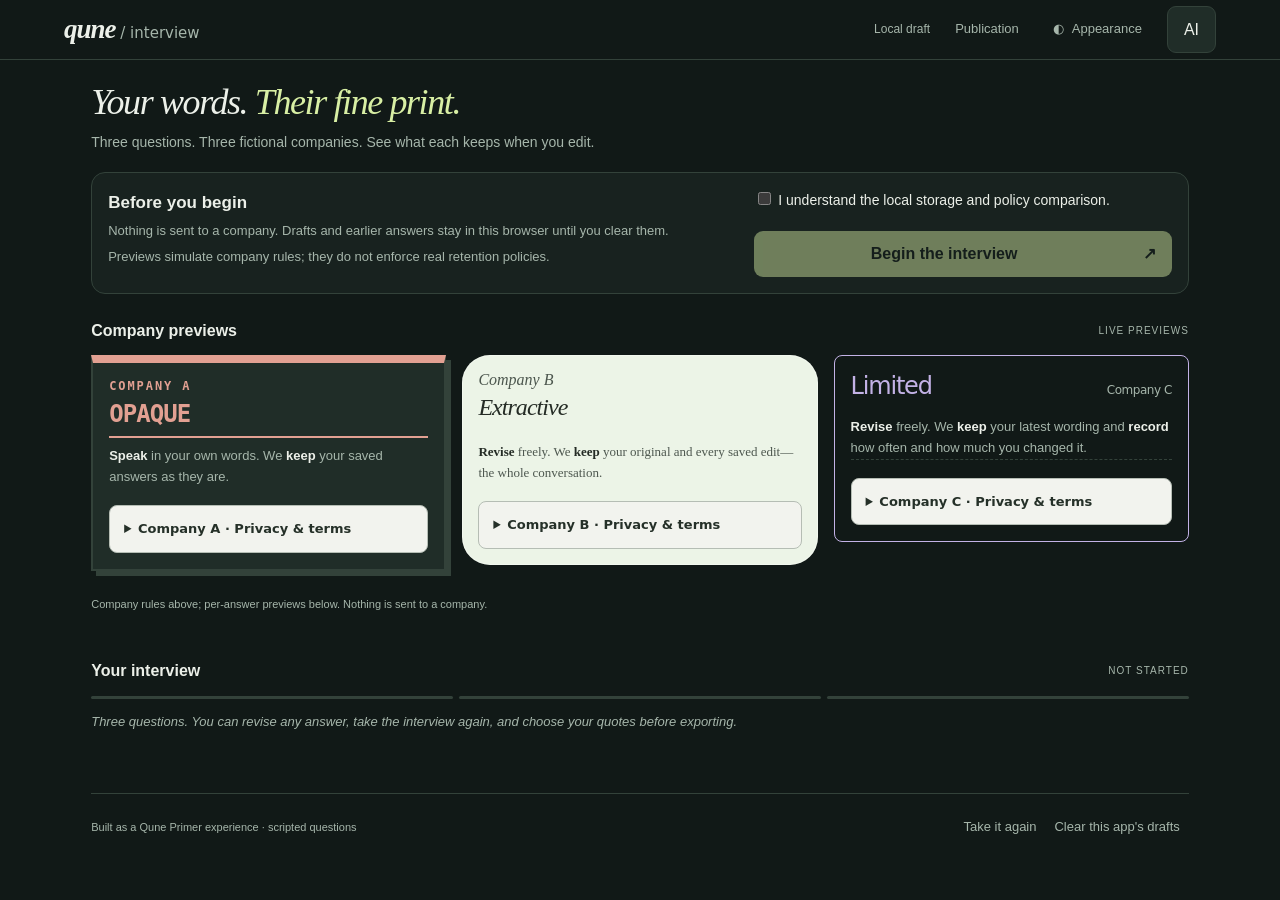
<file: 43f421c2-dc61-4ea3-b7b5-28d73773af12/index.html>
<!doctype html><html lang="en"><head><meta charset="UTF-8"><meta name="referrer" content="no-referrer"><meta http-equiv="Content-Security-Policy" content="default-src 'self'; script-src 'self' 'wasm-unsafe-eval'; style-src 'self'; connect-src 'self'; img-src 'self' data:; base-uri 'none'; form-action 'none'"><meta name="viewport" content="width=device-width,initial-scale=1"><title>Qune interview · Your words, your say</title><link rel="stylesheet" href="/app.css?v=5fea13f54caaaca7"><link rel="stylesheet" href="/text.css?v=5fea13f54caaaca7"><link rel="stylesheet" href="/wordmark.css?v=5fea13f54caaaca7"><link rel="stylesheet" href="/chatbot.css?v=5fea13f54caaaca7"></head><body data-density="compact">
<header><a class="brand q-ux-text qune-wordmark" href="/">qune<span class="qune-wordmark-context"> / interview</span></a><div class="header-actions"><span id="saved">Local draft</span><button id="publish" class="quiet">Publication</button><button id="theme" class="quiet" popovertarget="theme-panel" aria-label="Appearance and themes" aria-expanded="false" title="Appearance and themes">◐ <span>Appearance</span></button></div></header>
<aside id="theme-panel" popover aria-label="Appearance and themes" data-role="theme-controls"><div class="theme-panel-heading"><div><h2>Make it yours.</h2><p>Change the feel. Keep your words.</p></div><button class="quiet" popovertarget="theme-panel" popovertargetaction="hide" aria-label="Close appearance settings">×</button></div><fieldset class="appearance-mode"><legend>Appearance</legend><label><input type="radio" name="appearance" value="dark" checked> ◐ Dark</label><label><input type="radio" name="appearance" value="light"> ☀ Light</label></fieldset><div id="theme-controls"></div><div class="theme-preview"><span>LIVE PREVIEW</span><p data-provides="text">A particular point of view.</p></div><details class="theme-info" data-role="legibility-tos"><summary>About Hradtoraed</summary><p>Rearranges displayed letters only. Your original answers and exports stay unchanged. Privacy terms are excluded.</p><p>Posited; author approval pending. <a href="https://hradtoraed.com" rel="noreferrer">Provenance</a>.</p></details></aside>
<aside id="ai-panel" popover aria-label="AI conversation"></aside><main><section class="intro"><div><h1>Your words. <em>Their fine print.</em></h1><p>Three questions. Three fictional companies. See what each keeps when you edit.</p></div></section>
<div id="notice" role="status" aria-live="polite"></div>
<section id="terms" class="terms" data-role="terms"><div><div class="eyebrow">BEFORE WE BEGIN</div><h2>Before you begin</h2><p>Nothing is sent to a company. Drafts and earlier answers stay in this browser until you clear them.</p><p>Previews simulate company rules; they do not enforce real retention policies.</p></div><div class="terms-actions"><label><input type="checkbox" id="agree"> I understand the local storage and policy comparison.</label><button id="begin" class="primary" disabled>Begin the interview <span>↗</span></button></div></section>
<section class="workspace"><aside class="policies"><div class="section-heading"><h2>Company previews</h2><span>LIVE PREVIEWS</span></div><div id="cards"></div><p class="footnote">Company rules above; per-answer previews below. Nothing is sent to a company.</p></aside><section class="conversation"><div class="section-heading"><h2>Your interview</h2><span id="take">NOT STARTED</span></div><select id="take-picker" aria-label="Select saved interview take" hidden></select><div id="progress"></div><div id="questions"></div><div id="interview-actions"></div></section></section>
<footer><span>Built as a Qune Primer experience · scripted questions</span><div><button id="retake" class="quiet">Take it again</button><button id="clear" class="quiet">Clear this app's drafts</button></div></footer></main>
<dialog id="quotes"><div class="dialog-heading"><div class="eyebrow">YOUR WORDS, BEFORE THEY LEAVE</div><button class="quiet" id="close-quotes">Close ×</button></div><h2>Check your quotes.</h2><p>Choose exact excerpts yourself, or try sentence suggestions. Suggestions use a simple local heuristic, not AI. Approving a quote doesn't publish it.</p><div class="quote-tools"><button id="suggest">Suggest sentences</button><button disabled title="Requires an authorized Qune computation provider">Connect an agent · unavailable</button></div><div id="quote-options"></div><h3>Approved excerpts</h3><div id="approved"></div><label for="export-policy">Include a policy preview in your download</label><select id="export-policy"><option value="">Approved quotes only</option><option value="A">Company A — original answers before exit</option><option value="B">Company B — includes original and every edit</option><option value="C">Company C — current answers and edit counts</option></select><p class="footnote">A download is a local copy. Review it before sharing. Editing an answer removes its quote approvals.</p><button id="download" class="primary">Download reviewed selection ↓</button></dialog>
<dialog id="publication"><div class="dialog-heading"><div class="eyebrow">PUBLISH THROUGH QUNEIC</div><button id="close-publication" class="quiet">Close ×</button></div><h2>Publish this Qune form.</h2><p>Proposed stable app address:</p><code id="publication-url"></code><p id="publication-state">Published as the Qune 0.3 interview surface through Quneic’s bounded release path. Responses stay in this browser; shared-runtime admission is not connected.</p><p>Quneic publishes the form definition. That must not publish participant drafts, response history or quotes. Those need their own explicit audience and release approval.</p><button disabled>Publish through Quneic · not connected</button></dialog>
<script src="/app.js?v=5fea13f54caaaca7" type="module"></script><script type="module" src="/shell.js?v=5fea13f54caaaca7"></script></body></html>
</file>
<file: app.css>
:root{color-scheme:dark;--bg:#111917;--panel:#18221f;--raised:#202d28;--text:#ecf0e9;--muted:#a6b6ab;--line:#33423a;--accent:#d8efa4;--a:#e2a092;--b:#a9d6b7;--c:#c3b2e6}*{box-sizing:border-box}body{margin:0;background:var(--bg);color:var(--text);font:16px/1.6 -apple-system,BlinkMacSystemFont,"Segoe UI",sans-serif}body.light{color-scheme:light;--bg:#f5f5ed;--panel:#fffef7;--raised:#e8eee1;--text:#203228;--muted:#596c60;--line:#cbd5c6;--accent:#325c3e;--a:#a25242;--b:#35714e;--c:#765598}button,a,input,textarea,select{font:inherit}button{cursor:pointer;border:1px solid var(--line);background:var(--raised);color:var(--text);border-radius:9px;padding:10px 16px}button:hover:not(:disabled){border-color:var(--accent)}button:disabled{opacity:.45;cursor:not-allowed}button:focus-visible,a:focus-visible,input:focus-visible,textarea:focus-visible,select:focus-visible{outline:3px solid var(--accent);outline-offset:3px}header{height:76px;border-bottom:1px solid var(--line);display:flex;align-items:center;justify-content:space-between;padding:0 5vw}.header-actions{display:flex;align-items:center;gap:16px}#saved{font-size:12px;color:var(--muted)}main{max-width:1440px;margin:auto;padding:48px 5vw 20px}.intro{display:flex;justify-content:space-between;align-items:center;margin-bottom:40px}.eyebrow,.small-label{font-size:11px;letter-spacing:2px;font-weight:700;color:var(--muted)}h1{font-size:clamp(48px,6vw,80px);font-weight:500;line-height:1.03;letter-spacing:-4px;margin:18px 0 22px}h1 em{font-family:Georgia,serif;color:var(--accent);font-weight:400}p{color:var(--muted)}.intro p{margin-bottom:0}.intro-aside{border-left:1px solid var(--line);padding-left:35px;margin-right:4vw}.intro-aside p{font-family:Georgia,serif;font-size:27px;line-height:1.35;color:var(--text);margin:16px 0 24px}.pill{font-size:12px;border:1px solid var(--line);padding:7px 12px;border-radius:24px}.terms{border:1px solid var(--line);background:var(--panel);border-radius:14px;padding:26px;display:grid;grid-template-columns:1.5fr 1fr;gap:40px;margin-bottom:34px}.terms h2{margin:7px 0;font-size:22px}.terms p{font-size:13px;margin:8px 0}.terms-actions{display:flex;flex-direction:column;justify-content:center;gap:20px}.terms label{font-size:14px}.primary{background:var(--accent);color:var(--bg);font-weight:650;border:0}.primary span{float:right;margin-left:25px}.workspace{display:grid;grid-template-columns:minmax(280px,.85fr) minmax(350px,1.25fr);gap:42px}.section-heading{display:flex;align-items:center;justify-content:space-between;gap:15px;padding:10px 0 20px}.section-heading h2{font-size:16px;margin:0}.section-heading>span{font-size:10px;letter-spacing:1px;color:var(--muted)}.policy{padding:23px;border:1px solid var(--line);border-left:3px solid var(--tone);border-radius:12px;margin-bottom:15px;background:var(--panel)}.policy h3{margin:0;color:var(--tone);font-size:20px}.policy .description{font-size:12px;margin:5px 0 18px}.policy blockquote{margin:12px 0;font-family:Georgia,serif;font-size:17px;white-space:pre-wrap;overflow-wrap:anywhere}.policy details{font-size:12px;color:var(--muted)}.policy details p{white-space:pre-wrap}.tag{display:inline-block;font-size:10px;border:1px solid var(--tone);border-radius:15px;padding:1px 8px;color:var(--tone)}.empty{font-size:13px;font-style:italic;color:var(--muted)}.exit{font-size:12px;color:var(--a)}.footnote{font-size:11px}.conversation{border-left:1px solid var(--line);padding-left:40px}.question{padding:20px 0;border-bottom:1px solid var(--line)}.question h3{font-size:19px;font-weight:550;margin:6px 0 18px;line-height:1.5}.question-number{font-size:10px;letter-spacing:1px;color:var(--muted)}.answer{background:var(--raised);border-radius:12px 12px 3px 12px;margin-left:30px;padding:18px 20px}.answer p{white-space:pre-wrap;overflow-wrap:anywhere;color:var(--text);margin:0;font-family:Georgia,serif;font-size:19px}.answer-meta{display:flex;justify-content:flex-end;align-items:center;gap:14px;font-size:11px;color:var(--muted);margin-top:10px}.quiet{border:0;background:none;font-size:13px;padding:6px 9px;color:var(--muted)}textarea{display:block;width:100%;min-height:120px;background:var(--panel);border:1px solid var(--line);border-radius:9px;padding:15px;color:var(--text);resize:vertical}textarea::placeholder{color:var(--muted)}.edit-actions{display:flex;justify-content:space-between;align-items:center;margin-top:12px}.count{font-size:11px;color:var(--muted)}#progress{display:flex;gap:6px}#progress i{height:3px;flex:1;background:var(--line);border-radius:3px}#progress i.done{background:var(--accent)}#interview-actions{padding-top:25px}footer{display:flex;justify-content:space-between;align-items:center;border-top:1px solid var(--line);margin-top:45px;padding-top:20px;color:var(--muted);font-size:11px}dialog{background:var(--panel);color:var(--text);border:1px solid var(--line);border-radius:18px;width:min(690px,95vw);padding:30px;max-height:90vh}dialog::backdrop{background:#000a;backdrop-filter:blur(5px)}dialog h2{font:38px Georgia,serif;margin:12px 0}dialog p{font-size:14px}.dialog-heading{display:flex;align-items:center;justify-content:space-between}.quote-tools{display:flex;gap:10px;margin:22px 0}.quote-option{border-top:1px solid var(--line);padding:18px 0}.quote-option textarea{min-height:85px;margin:10px 0}#approved p{background:var(--raised);padding:12px;border-radius:8px;color:var(--text);white-space:pre-wrap}select{display:block;width:100%;margin:10px 0;background:var(--raised);color:var(--text);padding:10px;border:1px solid var(--line);border-radius:7px}code{font-size:12px;overflow-wrap:anywhere}#notice:not(:empty){border:1px solid var(--a);color:var(--a);padding:14px;margin-bottom:20px;border-radius:8px}[hidden]{display:none!important}@media(max-width:780px){main{padding:25px 20px}.intro-aside{display:none}.terms{grid-template-columns:1fr;gap:16px}.workspace{grid-template-columns:1fr;gap:25px}.conversation{grid-row:1;border:0;padding:0}.policies{grid-row:2}.intro{margin-bottom:25px}h1{letter-spacing:-2px}header{padding:0 20px}.header-actions{gap:3px}#saved{display:none}footer{display:block}.quote-tools{flex-wrap:wrap}}

#legibility-panel{display:block}#legibility-panel summary{cursor:pointer}#legibility-panel>div{margin-top:20px}#legibility-panel a{color:var(--accent)}#hr-degree{width:min(300px,70%);margin:18px;vertical-align:middle}.surface-tos{font-size:10px;color:var(--muted);margin-top:14px}.surface-tos p{font-size:11px}.legibility-sample{border:1px solid var(--line);padding:16px;margin-top:16px}

.text-encounter-editor{position:relative}.text-encounter-editor textarea,.text-encounter-overlay{font-family:ui-monospace,monospace;font-size:16px;line-height:1.6;letter-spacing:normal;tab-size:8}.text-encounter-overlay{position:absolute;top:1px;left:1px;padding:15px;white-space:pre-wrap;overflow-wrap:break-word;overflow:hidden;pointer-events:none;color:var(--text);box-sizing:border-box}.text-encounter-editor.permuted textarea{color:transparent;caret-color:var(--text)}

.policy[data-company="A"]{border-radius:2px;border-top:5px solid var(--a);border-left-width:1px}.policy[data-company="A"] h3{font-family:ui-monospace,monospace;text-transform:uppercase;letter-spacing:.07em}.policy[data-company="B"]{border-radius:24px;border-left-width:5px}.policy[data-company="B"] h3{font-family:Georgia,serif;font-style:italic;font-size:25px}.policy[data-company="C"]{border-left:1px solid var(--line);border-top:3px dashed var(--c);border-radius:10px}.policy[data-company="C"] h3{letter-spacing:-.04em;font-weight:500}.policy-mark{display:block;font-size:10px;letter-spacing:.13em;color:var(--muted);margin-bottom:9px}.intro .intro-copy{max-width:610px}.intro-kicker{display:inline-block;border:1px solid var(--line);padding:5px 12px;border-radius:30px;font-size:11px;letter-spacing:.08em;color:var(--accent)}

.theme-switch{display:flex;align-items:center;gap:7px;font-size:13px;cursor:pointer;white-space:nowrap}.theme-switch input{width:18px;height:18px;accent-color:var(--accent)}@media(max-width:600px){header{height:auto;min-height:76px;flex-wrap:wrap;padding-top:12px;padding-bottom:12px}.header-actions{flex-wrap:wrap}}

body[data-palette="blue"]{--bg:#111820;--panel:#182330;--raised:#213041;--text:#e9eff5;--muted:#acbacb;--line:#35465a;--accent:#a8cffa;--a:#b7bcfa;--b:#a0d6e1;--c:#aec8ed}body[data-palette="red"]{--bg:#201414;--panel:#2d1d1e;--raised:#3b2929;--text:#f5ece9;--muted:#cbb1ad;--line:#59403e;--accent:#f4b6a4;--a:#f0a4a4;--b:#e4bd9f;--c:#deb0c6}body.monotone{--bg:#171717;--panel:#212121;--raised:#2d2d2d;--text:#eeeeee;--muted:#b8b8b8;--line:#444444;--accent:#dddddd;--a:#cccccc;--b:#cccccc;--c:#cccccc}
body.light[data-palette="blue"]{--bg:#edf2f8;--panel:#fafcff;--raised:#dfe9f4;--text:#203249;--muted:#506580;--line:#c1cfdf;--accent:#285b91;--a:#595ca0;--b:#286878;--c:#38608a}body.light[data-palette="red"]{--bg:#f8efed;--panel:#fffafa;--raised:#f0dfdc;--text:#442626;--muted:#805b56;--line:#dec4c0;--accent:#963d30;--a:#a03e3e;--b:#855936;--c:#8a486a}body.light.monotone{--bg:#f1f1f1;--panel:#ffffff;--raised:#e4e4e4;--text:#242424;--muted:#606060;--line:#cccccc;--accent:#333333;--a:#555555;--b:#555555;--c:#555555}
.text-encounter-overlay{max-width:calc(100% - 2px)}
.theme-rail output{display:inline-block;min-width:32px;margin-right:8px;font-variant-numeric:tabular-nums}
/* Forms typography belongs to the base theme, independently of text effects. */
h1{font-family:Georgia,serif;font-style:italic}

main{margin-left:auto;margin-right:auto}#theme{display:flex;gap:8px;align-items:center}#theme-panel{position:fixed;inset:86px 24px auto auto;margin:0;width:360px;max-width:calc(100vw - 24px);max-height:calc(100dvh - 104px);overflow:auto;padding:24px;border:1px solid var(--line);border-radius:18px;background:var(--panel);color:var(--text);box-shadow:0 20px 70px #0006;font-size:13px}#theme-panel::backdrop{background:transparent}.theme-panel-heading{display:flex;align-items:flex-start;justify-content:space-between;gap:12px}.theme-panel-heading h2{font:italic 27px Georgia,serif;margin:0 0 7px}.theme-panel-heading p{font-size:12px;margin:0 0 22px}#theme-panel fieldset{border:0;border-top:1px solid var(--line);padding:16px 0 0;margin:0 0 20px;min-width:0}#theme-panel legend{font-size:11px;font-weight:650;letter-spacing:.04em;padding:0 8px 0 0;color:var(--muted)}#theme-panel label{cursor:pointer;display:flex;align-items:center;gap:9px;margin:7px 0}#theme-panel input{accent-color:var(--accent)}.appearance-mode,[data-kind=enum]{display:flex;gap:8px;flex-wrap:wrap}.appearance-mode label,[data-kind=enum] label{flex:1;border:1px solid var(--line);border-radius:9px;padding:9px 8px;justify-content:center}.appearance-mode label:has(:checked),[data-kind=enum] label:has(:checked){background:var(--raised);border-color:var(--accent)}[data-kind=enum] input{width:15px;height:15px}[data-kind=enum] input[value=green]{accent-color:#88be98}[data-kind=enum] input[value=blue]{accent-color:#8eb6ed}[data-kind=enum] input[value=red]{accent-color:#e7a194}.theme-description{font-size:12px;line-height:1.5;margin:10px 0}.theme-strength{display:flex;align-items:center;gap:14px}.theme-strength #hr-degree{width:100%;min-width:0;margin:8px 0}.theme-strength output{min-width:34px;text-align:center;font-variant-numeric:tabular-nums;background:var(--raised);border-radius:6px;padding:3px 5px}.theme-preview{padding:16px;background:var(--raised);border-radius:10px}.theme-preview span{font-size:9px;letter-spacing:.14em;color:var(--muted)}.theme-preview p{font:italic 20px/1.5 Georgia,serif;color:var(--text);margin:8px 0 0}.theme-info{font-size:11px;color:var(--muted);margin-top:16px}.theme-info summary{cursor:pointer}.theme-info a{color:var(--text)}@media(max-width:600px){#theme-panel{top:86px;right:12px;padding:20px}#theme span{display:none}}

.company-chrome{display:flex;justify-content:space-between;align-items:center;gap:12px;border-bottom:1px solid var(--tone);padding-bottom:12px;margin-bottom:14px}.company-name{font-size:11px;border:1px solid var(--tone);color:var(--tone);padding:3px 9px;border-radius:4px}.policy[data-company="A"] .company-chrome{border-bottom:4px double var(--tone)}.policy[data-company="B"] .company-name{border-radius:20px}.policy[data-company="C"] .company-chrome{border-bottom-style:dashed}
/* Three deliberately distinct company surfaces, including in monotone. */
.policy[data-company="A"]{background:var(--raised);border:2px solid var(--line);border-top:8px solid var(--tone);border-radius:0;box-shadow:5px 5px 0 var(--line);padding:24px;margin-bottom:30px}.policy[data-company="A"] .company-chrome{display:block;border-bottom:2px solid var(--tone);padding-bottom:18px}.policy[data-company="A"] h3{font:700 12px ui-monospace,monospace;letter-spacing:.16em}.policy[data-company="A"] .company-name{display:block;border:0;border-radius:0;padding:8px 0 0;font:700 30px/1.1 ui-monospace,monospace;text-transform:uppercase;letter-spacing:-.04em}.policy[data-company="A"] .policy-mark{font-family:ui-monospace,monospace}.policy[data-company="A"] blockquote{font:15px/1.7 ui-monospace,monospace;border-left:3px solid var(--tone);padding-left:12px}
.policy[data-company="B"]{--text:#242b25;--muted:#4d574f;--line:#acb5ad;--tone:#415749;background:color-mix(in srgb,var(--b) 22%,#fffdf5);border:0;border-radius:28px;padding:30px;margin:0 0 24px;box-shadow:inset 0 0 0 1px #ffffff50}.policy[data-company="B"] .company-chrome{display:block;border:0;padding:0;margin-bottom:22px}.policy[data-company="B"] h3{font:italic 16px Georgia,serif;color:var(--muted)}.policy[data-company="B"] .company-name{display:block;border:0;padding:5px 0;font:italic 42px/1.1 Georgia,serif;letter-spacing:-.04em;color:var(--text)}.policy[data-company="B"] .description{font:16px/1.6 Georgia,serif}.policy[data-company="B"] blockquote{font:italic 22px/1.6 Georgia,serif}.policy[data-company="B"] .policy-mark{font-weight:600;letter-spacing:.08em}
.policy[data-company="C"]{background:transparent;border:1px solid var(--tone);border-radius:8px;padding:0 22px 22px;margin-bottom:24px;box-shadow:none}.policy[data-company="C"] .policy-mark{margin:0 -22px 20px;padding:10px 22px;border-bottom:1px solid var(--line);background:var(--panel);border-radius:8px 8px 0 0}.policy[data-company="C"] .company-chrome{display:flex;flex-direction:row-reverse;align-items:baseline;justify-content:space-between;border:0;padding:0;margin-bottom:18px}.policy[data-company="C"] h3{font:12px system-ui,sans-serif;color:var(--muted)}.policy[data-company="C"] .company-name{border:0;padding:0;font:400 30px/1.2 system-ui,sans-serif;letter-spacing:-.05em}.policy[data-company="C"] blockquote{font:16px/1.65 system-ui,sans-serif}.policy[data-company="C"] .description{border-bottom:1px dashed var(--line);padding-bottom:18px}
body.monotone .policy[data-company="B"]{--tone:#444;--text:#242424;--muted:#555;--line:#aaa;background:#e7e7e7}

.policy .description strong{font-weight:750;color:var(--text)}

/* Resolve text at the surface so local palette tokens govern inherited text. */
.policy{color:var(--text)}

/* Density composes with the palette; terms and touch targets remain available. */
body[data-density="compact"]{--space:12px}
body[data-density="compact"] header{height:60px}
body[data-density="compact"] main{max-width:1200px;padding:22px 4vw 16px}
body[data-density="compact"] .intro{margin-bottom:18px}
body[data-density="compact"] h1{font-size:36px;letter-spacing:-1.4px;margin:0 0 8px;line-height:1.15}
body[data-density="compact"] .intro p{font-size:14px;margin:0}
body[data-density="compact"] .terms{padding:16px;gap:20px;margin-bottom:18px}
body[data-density="compact"] .terms .eyebrow{display:none}
body[data-density="compact"] .terms h2{font-size:17px;margin:0}
body[data-density="compact"] .terms p{margin:5px 0}
body[data-density="compact"] .workspace{gap:24px}
body[data-density="compact"] .conversation{padding-left:24px}
body[data-density="compact"] .section-heading{padding:6px 0 12px}
body[data-density="compact"] .policy{padding:16px;margin-bottom:14px}
body[data-density="compact"] .policy .company-chrome{margin-bottom:8px;padding-bottom:8px}
body[data-density="compact"] .policy .company-name{font-size:24px}
body[data-density="compact"] .policy .policy-mark{display:none}
body[data-density="compact"] .policy .description{font-size:13px;margin:4px 0 10px;padding-bottom:0}
body[data-density="compact"] .policy blockquote{font-size:16px;margin:8px 0}
body[data-density="compact"] .question{padding:14px 0}
body[data-density="compact"] .question h3{font-size:17px;margin:5px 0 12px}
body[data-density="compact"] footer{margin-top:22px;padding-top:12px}
body[data-density="compact"] button{min-height:44px}
@media(max-width:780px){body[data-density="compact"] .conversation{padding-left:0}body[data-density="compact"] h1{font-size:30px}}

/* Policy introductions above the interview; consequences beside each answer. */
.workspace{display:flex;flex-direction:column;gap:28px!important}
#cards{display:grid;grid-template-columns:repeat(3,minmax(0,1fr));gap:16px;align-items:start}
.conversation,body[data-density="compact"] .conversation{border-left:0;padding-left:0}
.receipt-grid{display:grid;grid-template-columns:repeat(3,minmax(0,1fr));gap:12px;margin:16px 0 8px}
.receipt{min-width:0;padding:16px;border:1px solid var(--line);border-radius:10px;background:var(--panel);color:var(--text)}
.receipt h4{font-size:12px;margin:0 0 10px;color:var(--muted)}
.receipt blockquote{margin:0;font:16px/1.6 Georgia,serif;white-space:pre-wrap;overflow-wrap:anywhere}
.receipt p{overflow-wrap:anywhere;white-space:pre-wrap}.receipt-status,.receipt details{font-size:12px}
.receipt[data-company="A"]{border-top:3px solid var(--a)}.receipt[data-company="B"]{border-top:3px solid var(--b)}.receipt[data-company="C"]{border-top:3px solid var(--c)}
.question-preview{margin-top:24px}.answer{margin-left:0}
body[data-density="compact"] .question{padding:24px 0}
body[data-density="compact"] .question h3{margin-bottom:18px;font-size:19px}
@media(max-width:640px){#cards{grid-template-columns:1fr}.receipt-grid{gap:6px}.receipt{padding:8px}.receipt h4{font-size:11px}.receipt blockquote{font-size:14px}}

#ai-panel{position:fixed;inset:76px 20px auto auto;margin:0;width:440px;max-width:calc(100vw - 24px);max-height:calc(100dvh - 100px);overflow:auto;border:1px solid var(--line);border-radius:16px;box-shadow:0 16px 60px #0005}
</file>
<file: text.css>
/* q.ux.text browser provider. Host supplies semantic element and content. */
.q-ux-text{color:inherit}
</file>
<file: wordmark.css>
/* Qune wordmark: adopted from the Forms survey, independent of theme effects. */
.q-ux-text.qune-wordmark{font-family:Georgia,serif;font-style:italic;font-size:27px;font-weight:650;letter-spacing:-1px;line-height:1.6;color:var(--text,#eef1e8);text-decoration:none;white-space:nowrap}
.qune-wordmark .qune-wordmark-context{font-family:system-ui,sans-serif;font-style:normal;font-size:15px;font-weight:400;letter-spacing:0;color:var(--muted,#a6b6ab)}
</file>
<file: chatbot.css>
.q-chatbot{color:var(--text,#202820);background:var(--panel,#fff);padding:20px}.q-chatbot h2{margin:0;font-size:22px}.q-chatbot p{white-space:pre-wrap;overflow-wrap:anywhere}.q-chatbot select,.q-chatbot textarea{width:100%;margin:8px 0}.q-chatbot textarea{min-height:100px}.chat-messages{max-height:40vh;overflow:auto}.chat-messages article{padding:12px 0;border-bottom:1px solid var(--line,#ccc)}.chat-actions{display:flex;flex-wrap:wrap;gap:8px}.chat-actions button{min-height:44px}
</file>
